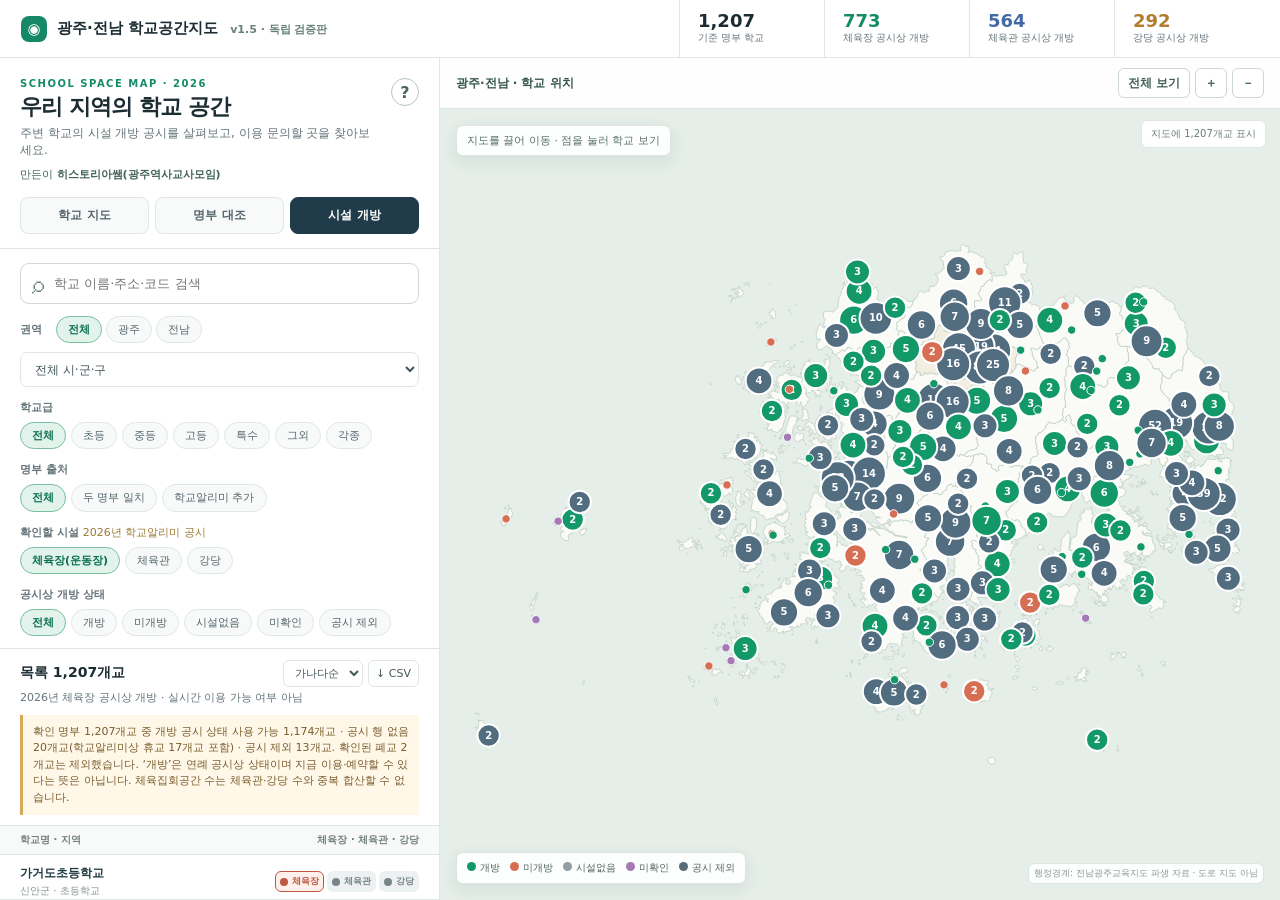
<file: index.html>
<!doctype html>
<html lang="ko">
<head>
  <meta charset="utf-8"><meta name="viewport" content="width=device-width,initial-scale=1"><meta name="theme-color" content="#f5f7f5">
  <title>광주·전남 학교공간지도 — v1.5 독립 시안</title><meta name="author" content="히스토리아쌤(광주역사교사모임)"><link rel="stylesheet" href="src/styles.css">
</head>
<body>
  <header class="topbar"><div class="brand"><span class="brand-mark">◉</span><span>광주·전남 학교공간지도 <small>v1.5 · 독립 검증판</small></span></div><div class="top-stats" id="topStats" aria-live="polite"><span>학교 명부 연결 중…</span></div></header>
  <main class="workspace">
    <aside class="sidebar" aria-label="학교 검색과 목록">
      <div class="side-head"><div><div class="eyebrow">SCHOOL SPACE MAP · 2026</div><h1>우리 지역의 학교 공간</h1><p>주변 학교의 시설 개방 공시를 살펴보고, 이용 문의할 곳을 찾아보세요.</p><p class="creator-credit">만든이 <strong>히스토리아쌤(광주역사교사모임)</strong></p></div><button class="help-button" id="helpButton" type="button" title="읽는 법">?</button></div>
      <nav class="tabs" aria-label="지도 보기 방식"><button type="button" data-tab="schools">학교 지도</button><button type="button" data-tab="comparison">명부 대조</button><button type="button" class="active" data-tab="facilities">시설 개방</button></nav>
      <div class="filter-area">
        <label class="search-wrap"><span class="sr-only">학교명, 주소, 코드 검색</span><span aria-hidden="true">⌕</span><input id="query" type="search" placeholder="학교 이름·주소·코드 검색" autocomplete="off"></label>
        <div class="filter-line"><span class="filter-label">권역</span><div class="segmented" id="regionButtons"><button type="button" class="active" data-region="">전체</button><button type="button" data-region="광주">광주</button><button type="button" data-region="전남">전남</button></div></div>
        <label class="select-wrap"><span class="sr-only">시군구 선택</span><select id="county"><option value="">전체 시·군·구</option></select></label>
        <div class="filter-group"><div class="filter-label">학교급</div><div class="chips" id="typeButtons"><button type="button" class="active" data-type="">전체</button><button type="button" data-type="02">초등</button><button type="button" data-type="03">중등</button><button type="button" data-type="04">고등</button><button type="button" data-type="05">특수</button><button type="button" data-type="06">그외</button><button type="button" data-type="07">각종</button></div></div>
        <div class="filter-group"><div class="filter-label">명부 출처</div><div class="chips" id="sourceButtons"><button type="button" class="active" data-source="">전체</button><button type="button" data-source="education_map_and_schoolinfo">두 명부 일치</button><button type="button" data-source="schoolinfo_only">학교알리미 추가</button></div></div>
        <div class="facility-filters" id="facilityFilters"><div class="filter-group"><div class="filter-label">확인할 시설 <span class="hint">2026년 학교알리미 공시</span></div><div class="chips" id="facilityButtons"><button type="button" class="active" data-facility="playground">체육장(운동장)</button><button type="button" data-facility="gym">체육관</button><button type="button" data-facility="auditorium">강당</button></div></div><div class="filter-group"><div class="filter-label">공시상 개방 상태</div><div class="chips" id="openingButtons"><button type="button" class="active" data-opening="">전체</button><button type="button" data-opening="open">개방</button><button type="button" data-opening="closed">미개방</button><button type="button" data-opening="none">시설없음</button><button type="button" data-opening="unconfirmed">미확인</button><button type="button" data-opening="excluded">공시 제외</button></div></div></div>
      </div>
      <section class="results" aria-label="검색 결과"><div class="results-top"><strong id="resultCount">—</strong><div class="result-actions"><select id="sort" aria-label="정렬"><option value="name">가나다순</option><option value="county">지역순</option><option value="type">학교급순</option></select><button id="downloadCsv" type="button" title="현재 목록 CSV 내려받기">↓ CSV</button></div></div><div class="result-sub" id="resultSub">공시 기준과 자료 차이를 표시합니다.</div><div class="comparison-box" id="comparisonBox" hidden></div><div class="facility-note" id="facilityNote">확인 명부 1,207개교 중 개방 공시 상태 사용 가능 1,174개교 · 공시 행 없음 20개교(학교알리미상 휴교 17개교 포함) · 공시 제외 13개교. 확인된 폐교 2개교는 제외했습니다. ‘개방’은 연례 공시상 상태이며 지금 이용·예약할 수 있다는 뜻은 아닙니다. 체육집회공간 수는 체육관·강당 수와 중복 합산할 수 없습니다.</div><div class="list-head"><span>학교명 · 지역</span><span id="listValueTitle">체육장 · 체육관 · 강당</span></div><div class="school-list" id="schoolList" role="list" aria-live="polite"></div><button id="showMore" class="show-more" type="button" hidden>학교 더 보기</button></section>
      <div class="source-note"><strong>만든이</strong> 히스토리아쌤(광주역사교사모임)<br><strong>자료 기준</strong> 전남광주교육지도 GitHub 명부(2026.10.5 커밋), 학교알리미 2026 학교기본정보(10.22 조회), 학교시설 개방 공시(10.23 조회)를 학교코드로 연결했습니다. 학교알리미 원본 1,209개교에서 교육청·사용자가 확인한 폐교 2개교를 제외해 1,207개교를 표시합니다. 2026년 5월 당시 동결 원본과 동일성은 미확인입니다. <a href="sources.html">원작·자료 출처·이용 안내</a></div>
    </aside>
    <section class="map-column" aria-label="광주·전남 학교 위치 지도"><div class="map-toolbar"><span class="map-kicker">광주·전남 · 학교 위치</span><div><button id="fitMap" type="button">전체 보기</button><button id="zoomIn" type="button" aria-label="지도 확대">＋</button><button id="zoomOut" type="button" aria-label="지도 축소">－</button></div></div><div class="map-frame"><canvas id="map" aria-label="학교 위치와 시군구 경계. 마우스로 이동, 휠과 버튼으로 확대·축소"></canvas><div class="map-hint">지도를 끌어 이동 · 점을 눌러 학교 보기</div><div class="map-legend" id="typeLegend" hidden><span><i class="legend-dot type-02"></i>초등</span><span><i class="legend-dot type-03"></i>중등</span><span><i class="legend-dot type-04"></i>고등</span><span><i class="legend-dot type-05"></i>특수·기타</span><span><i class="legend-ring"></i>학교알리미 추가</span></div><div class="map-legend" id="openingLegend"><span><i class="legend-dot status-open"></i>개방</span><span><i class="legend-dot status-closed"></i>미개방</span><span><i class="legend-dot status-none"></i>시설없음</span><span><i class="legend-dot status-unconfirmed"></i>미확인</span><span><i class="legend-dot status-excluded"></i>공시 제외</span></div><div class="map-credit">행정경계: 전남광주교육지도 파생 자료 · 도로 지도 아님</div></div><article class="school-card" id="schoolCard" hidden></article><div class="map-status" id="mapStatus">위치 자료 연결 중…</div></section>
  </main>
  <dialog id="helpDialog"><form method="dialog"><button class="dialog-close" aria-label="닫기">×</button><h2>이 지도 보는 법</h2><p>학교 검색·조건 선택·목록·지도가 함께 움직이는 독립 제작 지도입니다. <a href="sources.html">자료 출처와 제작 기반</a>을 확인할 수 있습니다.</p><p>학교알리미의 ‘학교시설 개방에 관한 사항’은 체육장(운동장)·체육관·강당을 따로 기재합니다. 유는 공시상 개방, 무는 공시상 미개방, 시설없음은 해당 항목이 없다는 뜻입니다. 공시 행이 없거나 제외된 학교는 따로 표시합니다. 실제 이용 시간·대상·예약 가능 여부는 학교에 확인해야 합니다.</p><p>2026년 공식 입력지침은 체육관(체육활동용·강당 겸용 포함)과 강당(집회 전용)을 구분합니다. ‘체육집회공간’은 체육관·강당·수영장을 포함하므로 시설 수를 서로 더하면 중복될 수 있습니다. 원본 명부의 1,209개교 중 노화중앙초등학교와 흑산초등학교영산분교장을 폐교로 확인해 지도에서는 제외했습니다. 2026년 5월 당시 동결 원본은 아직 없어 현재 조회본과 동일성은 미확인입니다. <a href="https://www.schoolinfo.go.kr/ng/pd/pnngpd_a01_s0.do?pd_no=00000000000000000000000000000119" target="_blank" rel="noopener noreferrer">2026 공식 입력지침 보기 ↗</a></p><button class="dialog-ok">지도 보기</button></form></dialog>
  <script type="module" src="src/app.js"></script>
</body>
</html>
</file>
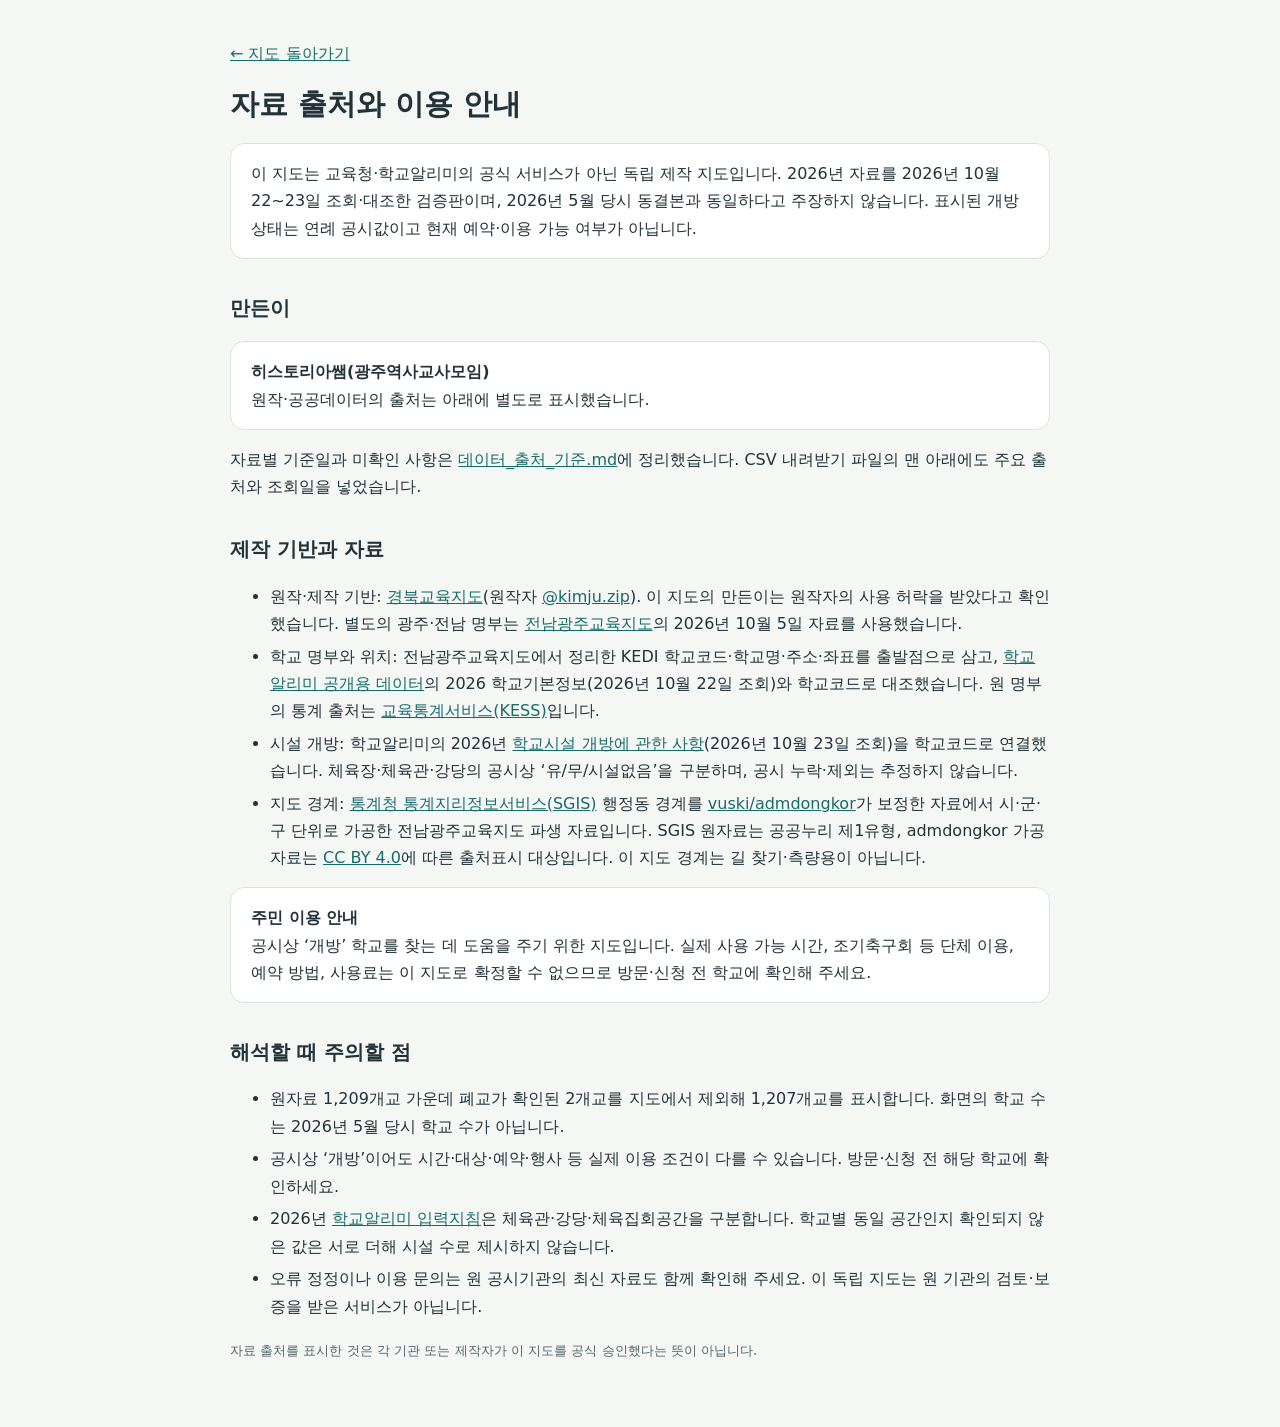
<file: sources.html>
<!doctype html>
<html lang="ko">
<head>
  <meta charset="utf-8">
  <meta name="viewport" content="width=device-width,initial-scale=1">
  <title>자료 출처·이용 안내 — 광주·전남 학교공간지도</title>
  <style>
    body{margin:0;background:#f5f7f5;color:#223238;font:16px/1.7 system-ui,-apple-system,"Malgun Gothic",sans-serif}
    main{max-width:820px;margin:auto;padding:24px 20px 64px}h1{font-size:1.8rem;line-height:1.3}h2{margin-top:2rem;font-size:1.25rem}
    a{color:#176b68}a:focus-visible{outline:3px solid #1b8880;outline-offset:3px}.box{background:#fff;border:1px solid #dce4df;border-radius:14px;padding:16px 20px}
    li{margin:.35rem 0}small{color:#53666b}
  </style>
</head>
<body><main>
  <p><a href="index.html">← 지도 돌아가기</a></p>
  <h1>자료 출처와 이용 안내</h1>
  <p class="box">이 지도는 교육청·학교알리미의 공식 서비스가 아닌 독립 제작 지도입니다. 2026년 자료를 2026년 10월 22~23일 조회·대조한 검증판이며, 2026년 5월 당시 동결본과 동일하다고 주장하지 않습니다. 표시된 개방 상태는 연례 공시값이고 현재 예약·이용 가능 여부가 아닙니다.</p>
  <h2>만든이</h2>
  <p class="box"><strong>히스토리아쌤(광주역사교사모임)</strong><br>원작·공공데이터의 출처는 아래에 별도로 표시했습니다.</p>
  <p>자료별 기준일과 미확인 사항은 <a href="데이터_출처_기준.md">데이터_출처_기준.md</a>에 정리했습니다. CSV 내려받기 파일의 맨 아래에도 주요 출처와 조회일을 넣었습니다.</p>
  <h2>제작 기반과 자료</h2>
  <ul>
    <li>원작·제작 기반: <a href="https://github.com/kimju1416/gb-edu-map">경북교육지도</a>(원작자 <a href="https://www.instagram.com/kimju.zip/">@kimju.zip</a>). 이 지도의 만든이는 원작자의 사용 허락을 받았다고 확인했습니다. 별도의 광주·전남 명부는 <a href="https://github.com/historiassam-beep/jn-gj-edu-map">전남광주교육지도</a>의 2026년 10월 5일 자료를 사용했습니다.</li>
    <li>학교 명부와 위치: 전남광주교육지도에서 정리한 KEDI 학교코드·학교명·주소·좌표를 출발점으로 삼고, <a href="https://www.schoolinfo.go.kr/ng/go/pnnggo_a01_l2.do">학교알리미 공개용 데이터</a>의 2026 학교기본정보(2026년 10월 22일 조회)와 학교코드로 대조했습니다. 원 명부의 통계 출처는 <a href="https://kess.kedi.re.kr/">교육통계서비스(KESS)</a>입니다.</li>
    <li>시설 개방: 학교알리미의 2026년 <a href="https://www.schoolinfo.go.kr/ng/go/pnnggo_a01_l2.do">학교시설 개방에 관한 사항</a>(2026년 10월 23일 조회)을 학교코드로 연결했습니다. 체육장·체육관·강당의 공시상 ‘유/무/시설없음’을 구분하며, 공시 누락·제외는 추정하지 않습니다.</li>
    <li>지도 경계: <a href="https://sgis.kostat.go.kr/">통계청 통계지리정보서비스(SGIS)</a> 행정동 경계를 <a href="https://github.com/vuski/admdongkor">vuski/admdongkor</a>가 보정한 자료에서 시·군·구 단위로 가공한 전남광주교육지도 파생 자료입니다. SGIS 원자료는 공공누리 제1유형, admdongkor 가공 자료는 <a href="https://github.com/vuski/admdongkor/blob/master/LICENSE-DATA">CC BY 4.0</a>에 따른 출처표시 대상입니다. 이 지도 경계는 길 찾기·측량용이 아닙니다.</li>
  </ul>
  <p class="box"><strong>주민 이용 안내</strong><br>공시상 ‘개방’ 학교를 찾는 데 도움을 주기 위한 지도입니다. 실제 사용 가능 시간, 조기축구회 등 단체 이용, 예약 방법, 사용료는 이 지도로 확정할 수 없으므로 방문·신청 전 학교에 확인해 주세요.</p>
  <h2>해석할 때 주의할 점</h2>
  <ul>
    <li>원자료 1,209개교 가운데 폐교가 확인된 2개교를 지도에서 제외해 1,207개교를 표시합니다. 화면의 학교 수는 2026년 5월 당시 학교 수가 아닙니다.</li>
    <li>공시상 ‘개방’이어도 시간·대상·예약·행사 등 실제 이용 조건이 다를 수 있습니다. 방문·신청 전 해당 학교에 확인하세요.</li>
    <li>2026년 <a href="https://www.schoolinfo.go.kr/ng/pd/pnngpd_a01_s0.do?pd_no=00000000000000000000000000000119">학교알리미 입력지침</a>은 체육관·강당·체육집회공간을 구분합니다. 학교별 동일 공간인지 확인되지 않은 값은 서로 더해 시설 수로 제시하지 않습니다.</li>
    <li>오류 정정이나 이용 문의는 원 공시기관의 최신 자료도 함께 확인해 주세요. 이 독립 지도는 원 기관의 검토·보증을 받은 서비스가 아닙니다.</li>
  </ul>
  <small>자료 출처를 표시한 것은 각 기관 또는 제작자가 이 지도를 공식 승인했다는 뜻이 아닙니다.</small>
</main></body>
</html>
</file>
<file: src/styles.css>
:root{font-family:system-ui,-apple-system,"Pretendard","Noto Sans KR",sans-serif;color:#1c2c33;background:#f3f6f5;--ink:#1c2c33;--muted:#64747a;--line:#dfe7e4;--green:#148c68;--blue:#426aa7}
*{box-sizing:border-box}body{margin:0}button,input,select{font:inherit}button{cursor:pointer}button:focus-visible,input:focus-visible,select:focus-visible{outline:3px solid #82cbb4;outline-offset:2px}[hidden]{display:none!important}.sr-only{position:absolute;width:1px;height:1px;padding:0;margin:-1px;overflow:hidden;clip:rect(0,0,0,0);white-space:nowrap;border:0}
.topbar{height:58px;background:#fff;border-bottom:1px solid var(--line);display:flex;align-items:center;justify-content:space-between;gap:20px;padding:0 21px}.brand{display:flex;align-items:center;gap:10px;font-size:15px;font-weight:800;white-space:nowrap}.brand small{font-size:11px;color:#67817a;font-weight:700;margin-left:7px}.brand-mark{width:26px;height:26px;display:grid;place-items:center;background:#158967;color:white;border-radius:8px}.top-stats{display:flex;align-items:stretch;gap:0;height:100%;overflow:auto}.top-stats .stat{min-width:145px;padding:8px 18px;border-left:1px solid var(--line);display:flex;flex-direction:column;justify-content:center}.stat strong{font-size:18px;line-height:1.05}.stat span{font-size:10px;color:var(--muted);white-space:nowrap}.stat.green strong{color:var(--green)}.stat.orange strong{color:#b37d2f}.stat.blue strong{color:var(--blue)}
.workspace{display:grid;grid-template-columns:440px minmax(0,1fr);height:calc(100vh - 58px);min-height:560px}.sidebar{display:flex;flex-direction:column;background:#fff;border-right:1px solid var(--line);min-width:0;overflow:auto}.side-head{display:flex;justify-content:space-between;gap:12px;padding:20px 20px 15px}.eyebrow{font-size:10px;letter-spacing:.15em;color:var(--green);font-weight:800}.side-head h1{font-size:22px;letter-spacing:-.04em;margin:3px 0}.side-head p{margin:0;font-size:12px;color:var(--muted)}.help-button{width:28px;height:28px;border:1px solid #b7c8c2;border-radius:50%;background:white;color:#49665c;font-weight:800;flex:none}
.side-head .creator-credit{margin-top:8px;font-size:11px;color:#426256}.creator-credit strong{font-weight:800}
.tabs{display:grid;grid-template-columns:repeat(3,1fr);gap:6px;padding:0 20px 14px;border-bottom:1px solid var(--line)}.tabs button{border:1px solid var(--line);background:#f8faf9;padding:9px 0;border-radius:8px;color:#56666c;font-size:12px;font-weight:750}.tabs button.active{color:white;background:#203b4a;border-color:#203b4a}
.filter-area{padding:14px 20px 12px;border-bottom:1px solid var(--line)}.search-wrap{display:flex;align-items:center;gap:8px;padding:0 11px;border:1px solid #cfdad6;border-radius:9px;height:41px;color:#69817a}.search-wrap span{font-size:24px;line-height:1}.search-wrap input{flex:1;min-width:0;border:0;outline:0;background:transparent;color:var(--ink);font-size:13px}.filter-line{display:flex;align-items:center;gap:14px;margin-top:12px}.filter-label{font-size:11px;color:var(--muted);font-weight:800;white-space:nowrap}.segmented{display:flex;gap:4px}.segmented button,.chips button{border:1px solid var(--line);background:#f8faf9;color:#53656c;border-radius:999px;white-space:nowrap;font-size:11px;padding:6px 11px;line-height:1.2}.segmented button.active,.chips button.active{background:#e2f3ec;border-color:#78bea2;color:#086e4e;font-weight:800}.select-wrap select{margin-top:9px;width:100%;height:35px;border:1px solid var(--line);border-radius:7px;background:#fff;padding:0 10px;color:#41565b;font-size:12px}.filter-group{margin-top:13px}.filter-group .filter-label{margin-bottom:7px}.chips{display:flex;flex-wrap:wrap;gap:5px}.hint{font-weight:500;color:#9d792f}
.results{display:flex;flex-direction:column;min-height:250px;flex:1}.results-top{display:flex;align-items:center;justify-content:space-between;gap:8px;padding:11px 20px 3px}.results-top strong{font-size:14px}.result-actions{display:flex;gap:5px}.result-actions select,.result-actions button{border:1px solid var(--line);background:white;border-radius:6px;padding:5px 7px;color:#46585c;font-size:11px}.result-sub{padding:0 20px 10px;color:var(--muted);font-size:11px}.comparison-box{margin:1px 20px 10px;background:#f7faf9;border:1px solid var(--line);border-radius:8px;max-height:190px;overflow:auto}.comparison-box table{width:100%;border-collapse:collapse;font-size:11px}.comparison-box th,.comparison-box td{padding:6px 7px;text-align:right;border-bottom:1px solid var(--line)}.comparison-box th:first-child,.comparison-box td:first-child{text-align:left}.comparison-box th{position:sticky;top:0;background:#f7faf9}.comparison-box .diff{color:#b66a1c;font-weight:800}.facility-note{margin:0 20px 10px;padding:9px 10px;background:#fff8e9;border-left:3px solid #d5a957;color:#795b2c;font-size:11px;line-height:1.5}.list-head{display:flex;justify-content:space-between;background:#f7faf9;border-top:1px solid var(--line);border-bottom:1px solid var(--line);padding:7px 20px;color:#74817d;font-size:10px;font-weight:800}.school-list{overflow:auto;min-height:190px;flex:1}.school-row{width:100%;border:0;border-bottom:1px solid #edf1ee;background:#fff;padding:10px 20px;display:flex;align-items:center;justify-content:space-between;text-align:left;gap:10px}.school-row:hover,.school-row.selected{background:#eaf5f0}.school-row strong{display:block;font-size:12px;color:#213b43}.school-row small{display:block;font-size:10px;color:#85928d;margin-top:2px}.school-row .right{text-align:right;white-space:nowrap}.pill{display:inline-block;border-radius:5px;padding:2px 6px;font-size:10px;font-weight:750;background:#f1f4f5;color:#577078}.pill.added{background:#eaf0ff;color:#426aa7}.pill.unverified{background:#fff2d7;color:#9e691f}.show-more{width:100%;padding:10px;border:0;border-top:1px solid var(--line);background:#f7faf9;color:#21694f;font-weight:700;font-size:12px}.source-note{padding:10px 20px 13px;border-top:1px solid var(--line);color:#73817d;background:#fbfcfb;font-size:10px;line-height:1.45}.source-note strong{color:#426256}
.map-column{position:relative;min-width:0;display:flex;flex-direction:column;background:#eaf1ed}.map-toolbar{height:51px;display:flex;align-items:center;justify-content:space-between;padding:0 16px;background:#fdfefd;border-bottom:1px solid var(--line);z-index:1}.map-kicker{font-size:12px;font-weight:800;color:#36564d}.map-toolbar>div{display:flex;gap:5px}.map-toolbar button{border:1px solid #cbd8d2;background:white;color:#456058;border-radius:6px;height:30px;min-width:32px;padding:0 9px;font-size:12px;font-weight:700}.map-frame{position:relative;flex:1;min-height:400px;overflow:hidden;background:radial-gradient(circle at 25% 25%,#f4f7ee,#e5efe7 68%,#e0ebe6)}#map{display:block;width:100%;height:100%;touch-action:none;cursor:grab}#map:active{cursor:grabbing}.map-hint,.map-legend,.map-credit{position:absolute;background:rgba(255,255,255,.94);border:1px solid #dce5e0;box-shadow:0 5px 16px #33564e19;border-radius:7px}.map-hint{top:16px;left:16px;padding:7px 10px;font-size:11px;color:#587169;pointer-events:none}.map-legend{left:16px;bottom:16px;display:flex;flex-wrap:wrap;gap:10px;max-width:calc(100% - 32px);padding:8px 10px;font-size:10px;color:#50635f;pointer-events:none}.map-legend span{white-space:nowrap}.legend-dot,.legend-ring{display:inline-block;width:9px;height:9px;border-radius:50%;vertical-align:0;margin-right:4px}.type-02{background:#14976b}.type-03{background:#487bb4}.type-04{background:#e09d35}.type-05{background:#b7678e}.legend-ring{border:2px solid #4869ad;background:#fff}.map-credit{right:16px;bottom:16px;font-size:9px;color:#899892;padding:3px 5px;box-shadow:none}.map-status{position:absolute;right:14px;top:62px;background:#fff;border:1px solid var(--line);padding:6px 9px;border-radius:6px;font-size:10px;color:#667d73;pointer-events:none}.school-card{position:absolute;right:18px;top:70px;width:min(330px,calc(100% - 36px));background:#fff;border:1px solid #cfded7;border-radius:12px;box-shadow:0 16px 45px #1f4c4255;padding:16px;z-index:2}.school-card h2{font-size:18px;margin:0 25px 4px 0}.school-card .card-meta{font-size:11px;color:var(--muted);margin-bottom:11px}.school-card .close-card{position:absolute;right:10px;top:7px;border:0;background:none;font-size:23px;color:#86958d}.school-card .card-grid{display:grid;grid-template-columns:95px 1fr;gap:7px 10px;font-size:11px;line-height:1.4}.school-card .card-grid span:nth-child(odd){color:#7a8c83}.school-card .card-grid strong{font-weight:650;overflow-wrap:anywhere}.school-card .card-warning{background:#fff7e7;color:#7b5b23;padding:8px 9px;border-radius:6px;font-size:11px;margin-top:12px;line-height:1.5}
dialog{border:1px solid #d4e4dc;border-radius:14px;width:min(490px,calc(100% - 28px));padding:23px 26px;box-shadow:0 22px 70px #183d3270;color:var(--ink)}dialog::backdrop{background:#172e30a0}dialog h2{font-size:20px;margin:0 0 10px}dialog p{font-size:13px;line-height:1.7;color:#52635d}.dialog-close{float:right;border:0;background:none;font-size:24px;color:#677d72}.dialog-ok{border:0;background:#187f61;color:white;border-radius:7px;padding:9px 16px;font-weight:700}
@media(max-width:900px){.workspace{grid-template-columns:375px minmax(0,1fr)}.top-stats .stat{min-width:110px;padding:7px 10px}.brand small{display:none}.map-credit{display:none}}
@media(max-width:700px){.topbar{height:auto;min-height:58px;display:block;padding:9px 14px}.top-stats{height:auto;margin-top:9px;overflow:auto;border-top:1px solid var(--line)}.top-stats .stat{min-width:92px;border:0;padding:7px 8px}.stat strong{font-size:15px}.workspace{display:flex;flex-direction:column;height:auto;min-height:0}.sidebar{overflow:visible;order:2;border-right:0}.map-column{order:1;height:56vh;min-height:390px}.map-frame{min-height:300px}.map-hint{display:none}.school-list{max-height:420px}.results{min-height:350px}.source-note{font-size:10px}.map-legend{bottom:9px;left:9px;gap:6px;padding:6px}.map-credit{display:none}}
.school-row-main{min-width:0}.opening-matrix{display:flex;align-items:center;gap:3px}.opening-badge{display:inline-flex;align-items:center;gap:4px;border:1px solid transparent;border-radius:6px;padding:4px 5px;font-size:10px;font-weight:750;white-space:nowrap;background:#f4f6f5;color:#50635e}.opening-badge i{display:inline-block;width:8px;height:8px;border-radius:50%;background:currentColor}.opening-badge.focused{border-color:currentColor}.opening-badge.open{color:#0a8558;background:#e5f6ee}.opening-badge.closed{color:#bd5943;background:#fff0eb}.opening-badge.none{color:#788688;background:#edf1f2}.opening-badge.unconfirmed{color:#9267a2;background:#f6eff9}.opening-badge.excluded{color:#536575;background:#edf1f5}.status-open{background:#129869}.status-closed{background:#d66e53}.status-none{background:#929fa2}.status-unconfirmed{background:#a579b6}.status-excluded{background:#596c79}.school-card{max-height:calc(100% - 88px);overflow:auto}.school-card h3{font-size:12px;margin:12px 0 6px}.card-opening{display:flex;flex-wrap:wrap;gap:5px;margin-bottom:6px}.card-caption{font-size:10px;color:#63716c;line-height:1.5;margin-bottom:13px}.card-source{display:inline-block;margin-top:10px;font-size:11px;color:#21694f}.opening-matrix .opening-badge{font-size:9px;padding:3px 4px}
@media(max-width:700px){.opening-matrix .opening-badge{font-size:9px}.school-card{max-height:calc(100% - 86px)}}
</file>
